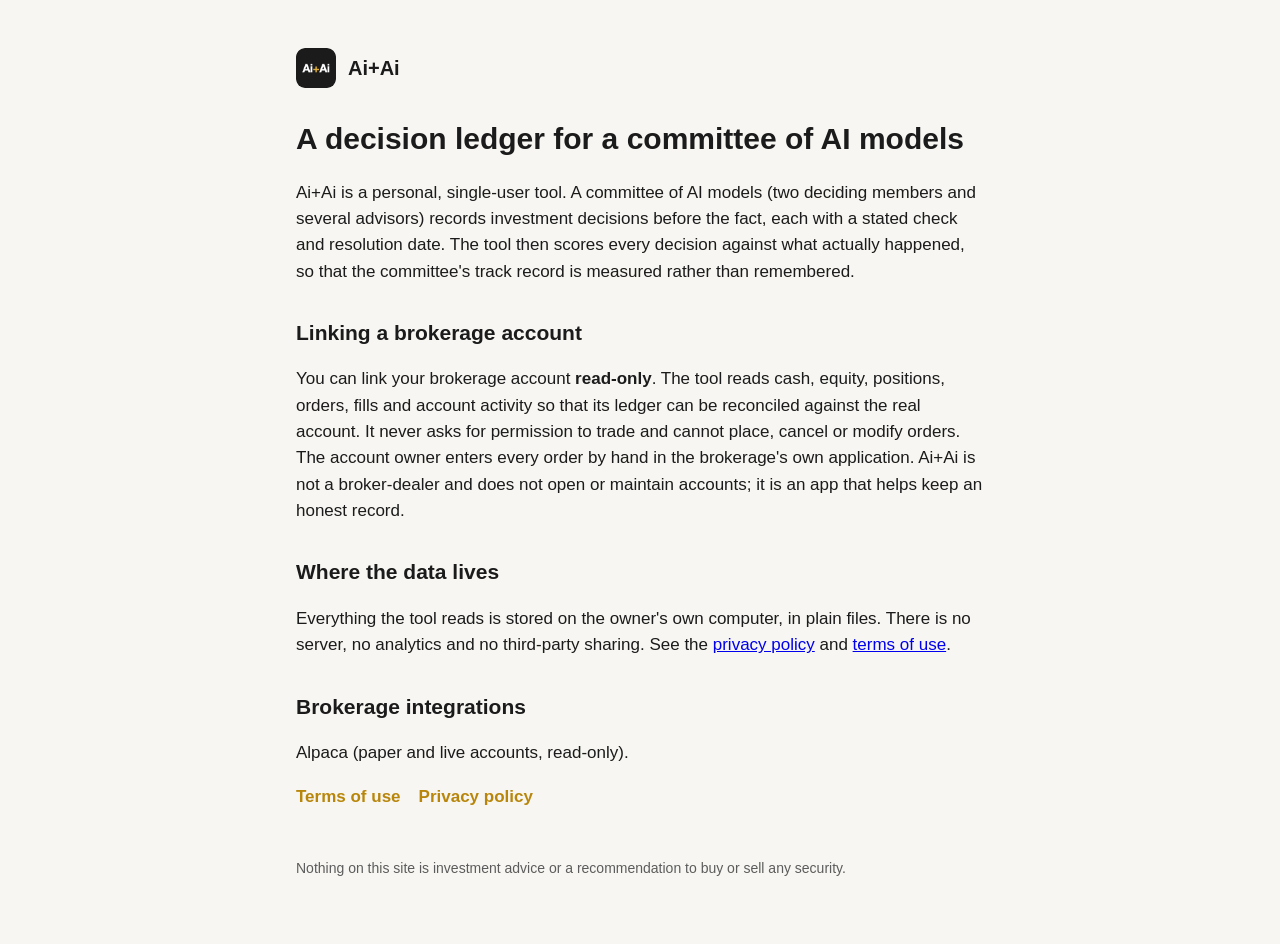
<file: index.html>
<!doctype html><html lang="en"><head><meta charset="utf-8"><meta name="viewport" content="width=device-width,initial-scale=1"><title>Ai+Ai</title><link rel="stylesheet" href="style.css"></head><body><main>
<div class="brand"><img src="logo.png" alt=""><span>Ai+Ai</span></div>
<h1>A decision ledger for a committee of AI models</h1>
<p>Ai+Ai is a personal, single-user tool. A committee of AI models (two deciding members and several advisors) records investment decisions before the fact, each with a stated check and resolution date. The tool then scores every decision against what actually happened, so that the committee's track record is measured rather than remembered.</p>
<h2>Linking a brokerage account</h2>
<p>You can link your brokerage account <strong>read-only</strong>. The tool reads cash, equity, positions, orders, fills and account activity so that its ledger can be reconciled against the real account. It never asks for permission to trade and cannot place, cancel or modify orders. The account owner enters every order by hand in the brokerage's own application. Ai+Ai is not a broker-dealer and does not open or maintain accounts; it is an app that helps keep an honest record.</p>
<h2>Where the data lives</h2>
<p>Everything the tool reads is stored on the owner's own computer, in plain files. There is no server, no analytics and no third-party sharing. See the <a href="privacy.html">privacy policy</a> and <a href="terms.html">terms of use</a>.</p>
<h2>Brokerage integrations</h2>
<p>Alpaca (paper and live accounts, read-only).</p>
<nav><a href="terms.html">Terms of use</a><a href="privacy.html">Privacy policy</a></nav>
<footer>Nothing on this site is investment advice or a recommendation to buy or sell any security.</footer>
</main></body></html>
</file>
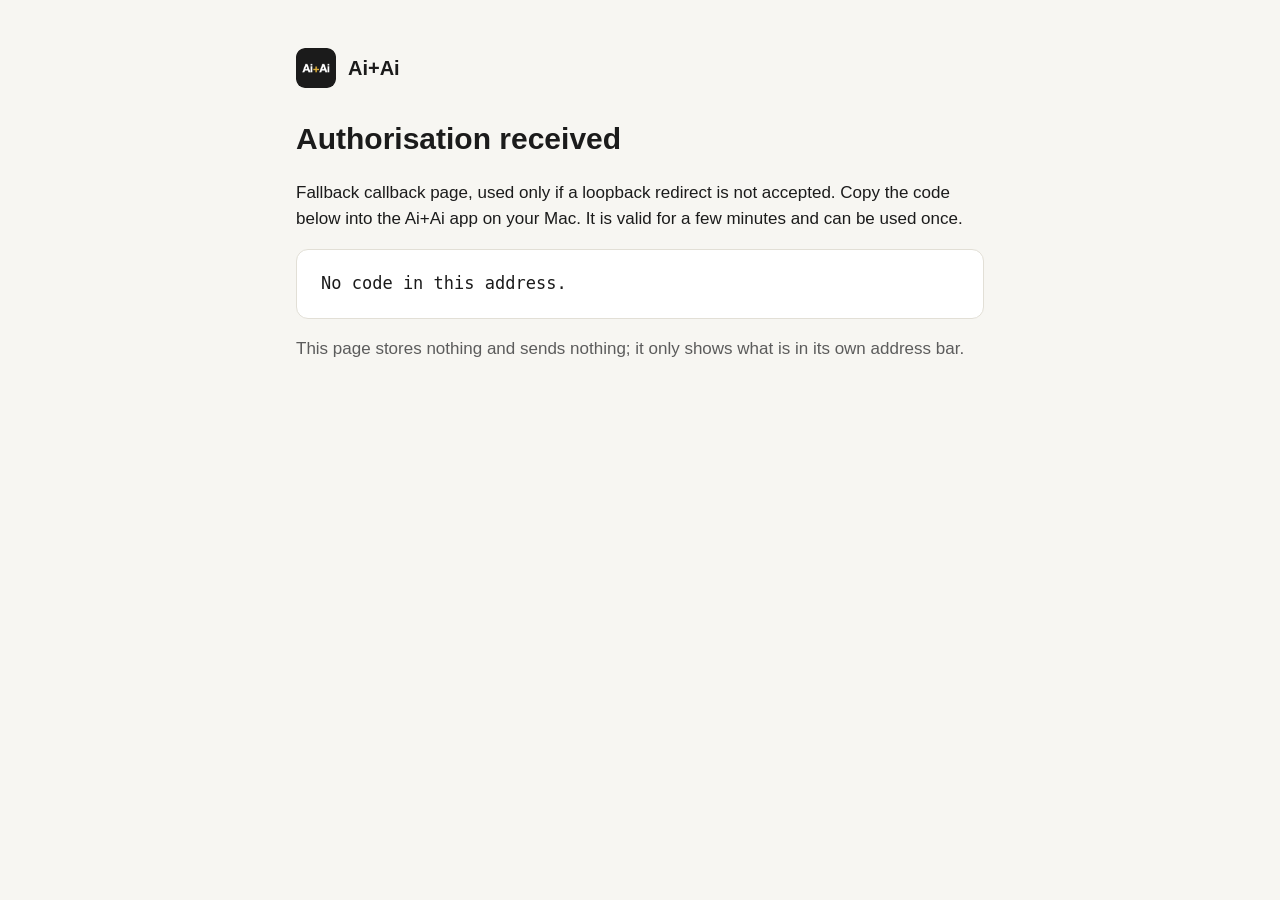
<file: callback.html>
<!doctype html><html lang="en"><head><meta charset="utf-8"><meta name="viewport" content="width=device-width,initial-scale=1"><title>Ai+Ai — Link callback</title><link rel="stylesheet" href="style.css"></head><body><main>
<div class="brand"><img src="logo.png" alt=""><span>Ai+Ai</span></div>
<h1>Authorisation received</h1>
<p>Fallback callback page, used only if a loopback redirect is not accepted. Copy the code below into the Ai+Ai app on your Mac. It is valid for a few minutes and can be used once.</p>
<div class="card"><code id="code">No code in this address.</code></div>
<p class="muted">This page stores nothing and sends nothing; it only shows what is in its own address bar.</p>
<script>const p=new URLSearchParams(location.search);if(p.get('code'))document.getElementById('code').textContent=p.get('code');</script>
</main></body></html>
</file>
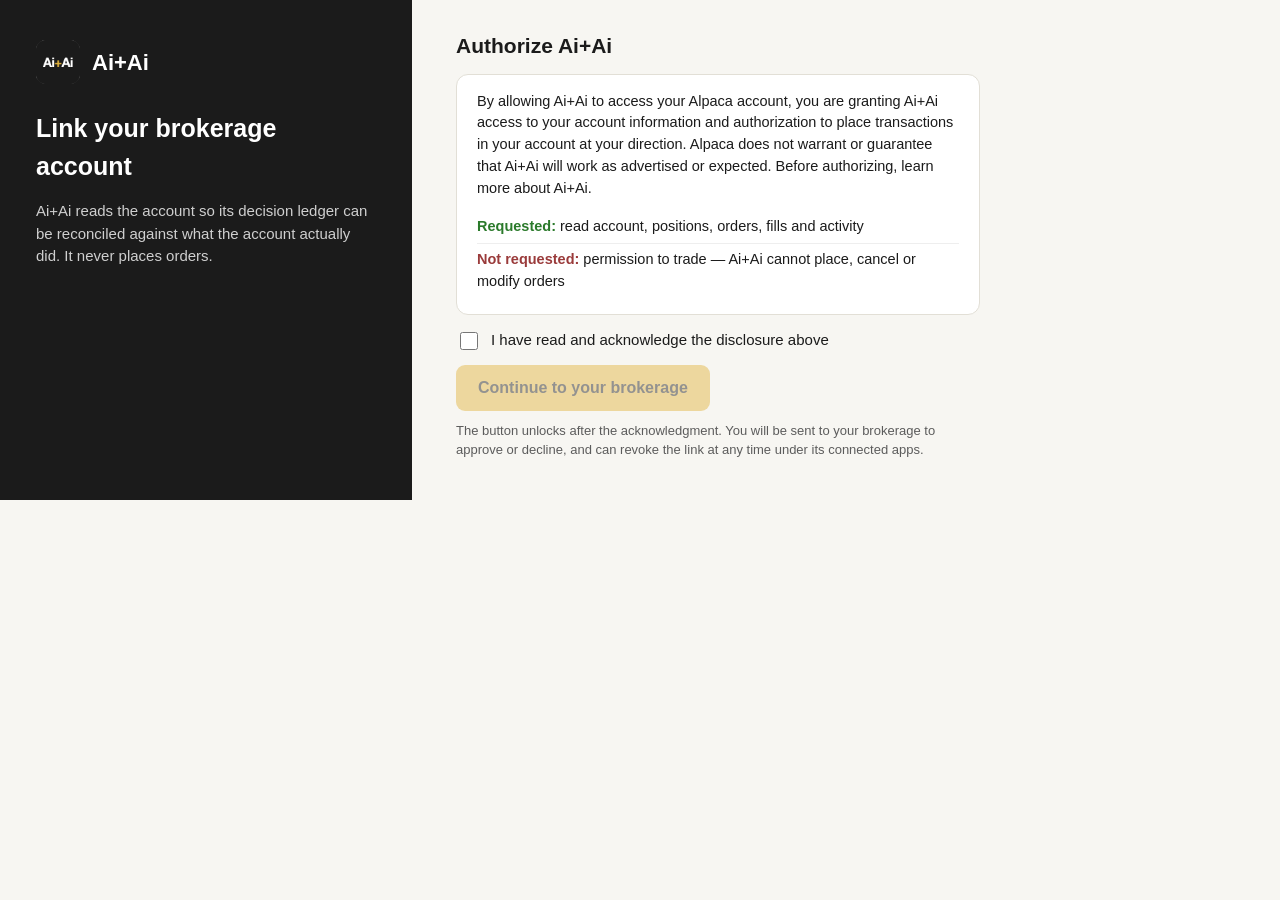
<file: connect.html>
<!doctype html><html lang="en"><head><meta charset="utf-8"><title>Ai+Ai — Link your brokerage account</title><style>
html,body{margin:0;width:1024px;height:500px;background:#f7f6f2;font:16px/1.5 -apple-system,"Helvetica Neue",Helvetica,Arial,sans-serif;color:#1b1b1b}
.wrap{display:flex;height:500px}.left{width:340px;padding:40px 36px;background:#1b1b1b;color:#fff}
.left .mark{display:flex;align-items:center;gap:12px;font-weight:700;font-size:22px}.left img{width:44px;height:44px;border-radius:10px}
.left h1{font-size:25px;margin:26px 0 10px}.left p{color:#cfcfcf;font-size:15px}
.right{flex:1;padding:30px 44px}.right h2{margin:0 0 12px;font-size:21px}
.box{background:#fff;border:1px solid #e2dfd6;border-radius:12px;padding:16px 20px;font-size:14.5px}
.scope{margin:12px 0 0;padding:0;list-style:none}.scope li{padding:5px 0;border-top:1px solid #eee}.scope li:first-child{border-top:0}
.ok{color:#2b7a2b;font-weight:600}.no{color:#9a3b3b;font-weight:600}
.ack{display:flex;align-items:center;gap:10px;margin-top:14px;font-size:15px}.ack input{width:18px;height:18px}
.btn{display:inline-block;margin-top:12px;background:#e2b23a;color:#1b1b1b;font-weight:700;padding:11px 22px;border-radius:9px;opacity:.45}
.small{font-size:13px;color:#5c5c5c;margin-top:10px}
</style></head><body><div class="wrap">
<div class="left"><div class="mark"><img src="logo.png" alt="">Ai+Ai</div><h1>Link your brokerage account</h1><p>Ai+Ai reads the account so its decision ledger can be reconciled against what the account actually did. It never places orders.</p></div>
<div class="right"><h2>Authorize Ai+Ai</h2>
<div class="box">By allowing Ai+Ai to access your Alpaca account, you are granting Ai+Ai access to your account information and authorization to place transactions in your account at your direction. Alpaca does not warrant or guarantee that Ai+Ai will work as advertised or expected. Before authorizing, learn more about Ai+Ai.
<ul class="scope"><li><span class="ok">Requested:</span> read account, positions, orders, fills and activity</li><li><span class="no">Not requested:</span> permission to trade — Ai+Ai cannot place, cancel or modify orders</li></ul></div>
<label class="ack"><input type="checkbox"> I have read and acknowledge the disclosure above</label>
<span class="btn">Continue to your brokerage</span>
<div class="small">The button unlocks after the acknowledgment. You will be sent to your brokerage to approve or decline, and can revoke the link at any time under its connected apps.</div></div>
</div></body></html>
</file>
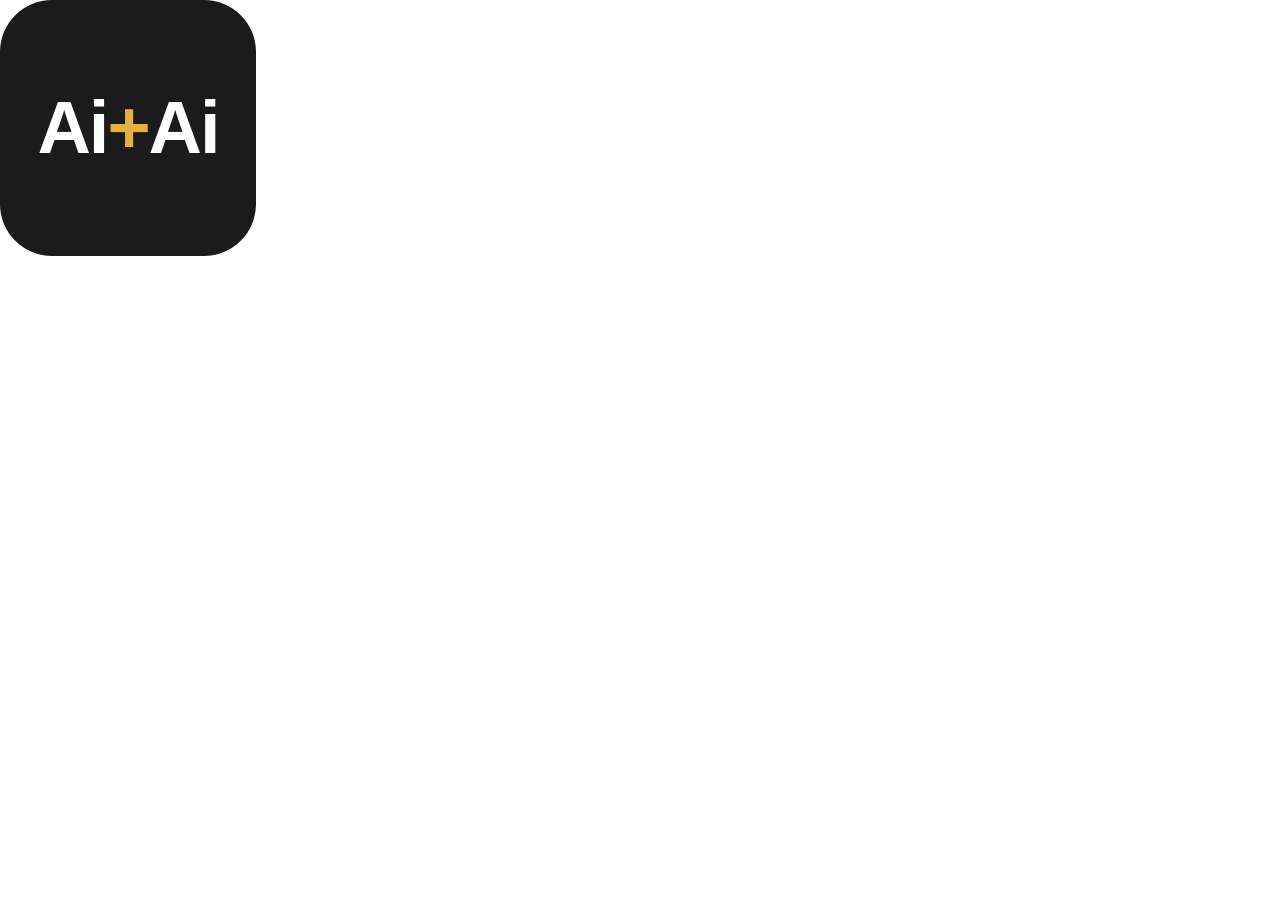
<file: logo.html>
<!doctype html><html><head><meta charset="utf-8"><style>html,body{margin:0;width:256px;height:256px;background:#fff}
.b{width:256px;height:256px;border-radius:52px;background:#1b1b1b;display:flex;align-items:center;justify-content:center;font:700 74px/1 -apple-system,"Helvetica Neue",Helvetica,Arial,sans-serif;color:#fff;letter-spacing:-2px}
.b span{color:#e2b23a}</style></head><body><div class="b">Ai<span>+</span>Ai</div></body></html>
</file>
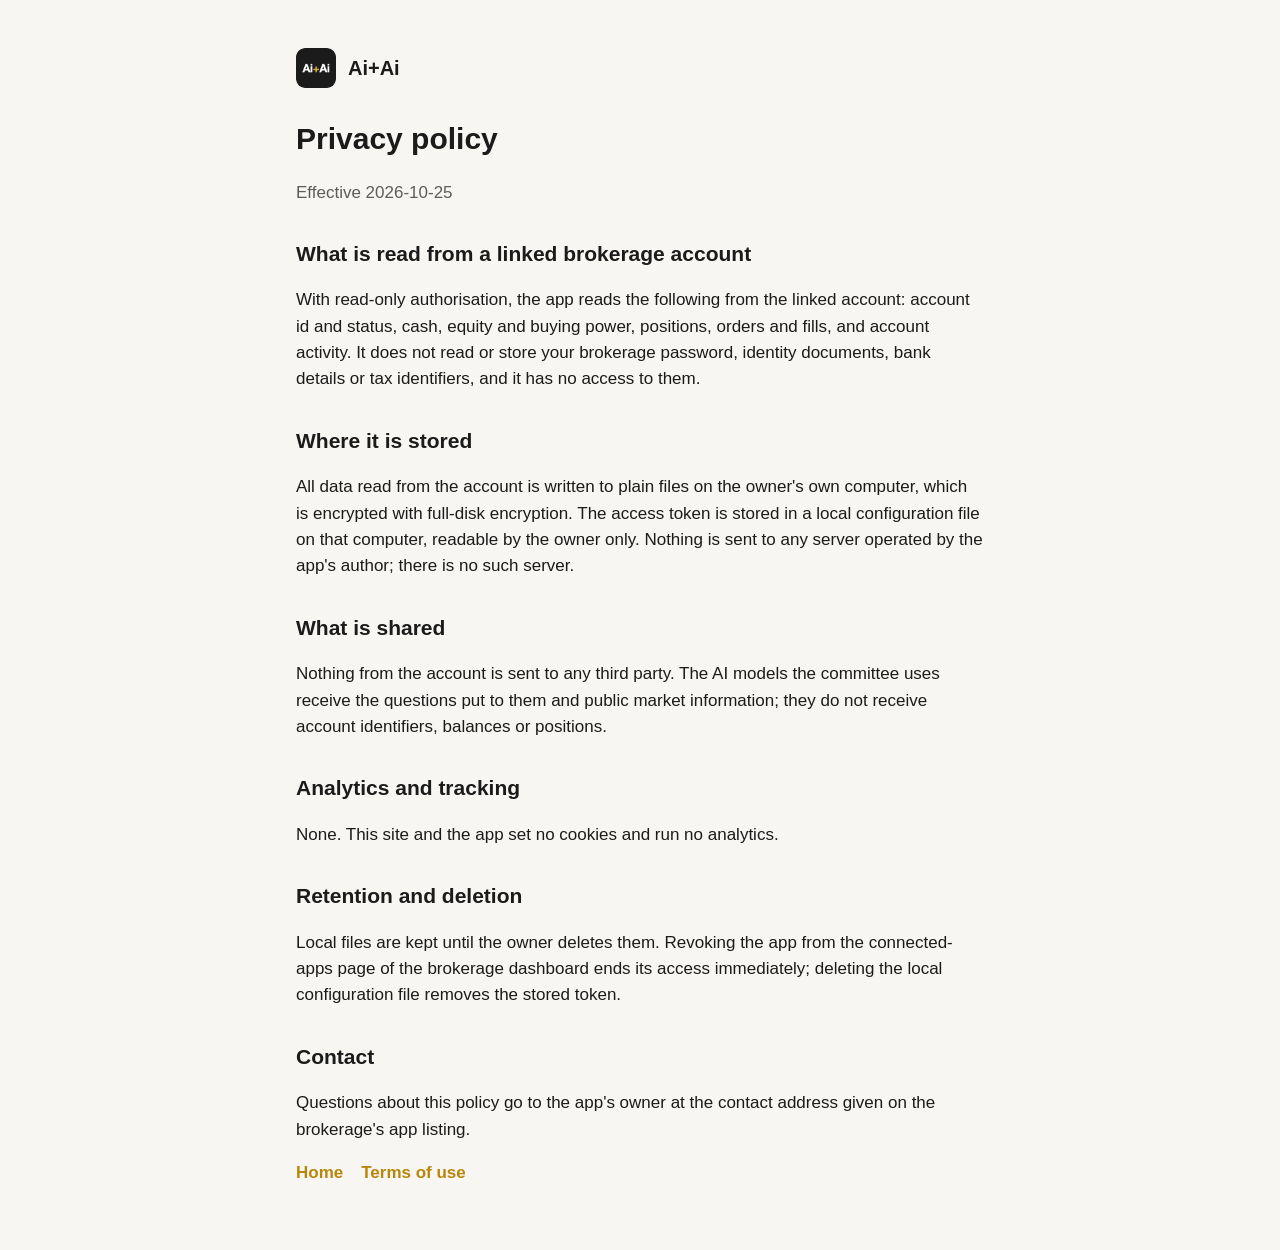
<file: privacy.html>
<!doctype html><html lang="en"><head><meta charset="utf-8"><meta name="viewport" content="width=device-width,initial-scale=1"><title>Ai+Ai — Privacy policy</title><link rel="stylesheet" href="style.css"></head><body><main>
<div class="brand"><img src="logo.png" alt=""><span>Ai+Ai</span></div>
<h1>Privacy policy</h1><p class="muted">Effective 2026-10-25</p>
<h2>What is read from a linked brokerage account</h2>
<p>With read-only authorisation, the app reads the following from the linked account: account id and status, cash, equity and buying power, positions, orders and fills, and account activity. It does not read or store your brokerage password, identity documents, bank details or tax identifiers, and it has no access to them.</p>
<h2>Where it is stored</h2>
<p>All data read from the account is written to plain files on the owner's own computer, which is encrypted with full-disk encryption. The access token is stored in a local configuration file on that computer, readable by the owner only. Nothing is sent to any server operated by the app's author; there is no such server.</p>
<h2>What is shared</h2>
<p>Nothing from the account is sent to any third party. The AI models the committee uses receive the questions put to them and public market information; they do not receive account identifiers, balances or positions.</p>
<h2>Analytics and tracking</h2>
<p>None. This site and the app set no cookies and run no analytics.</p>
<h2>Retention and deletion</h2>
<p>Local files are kept until the owner deletes them. Revoking the app from the connected-apps page of the brokerage dashboard ends its access immediately; deleting the local configuration file removes the stored token.</p>
<h2>Contact</h2>
<p>Questions about this policy go to the app's owner at the contact address given on the brokerage's app listing.</p>
<nav><a href="index.html">Home</a><a href="terms.html">Terms of use</a></nav>
</main></body></html>
</file>
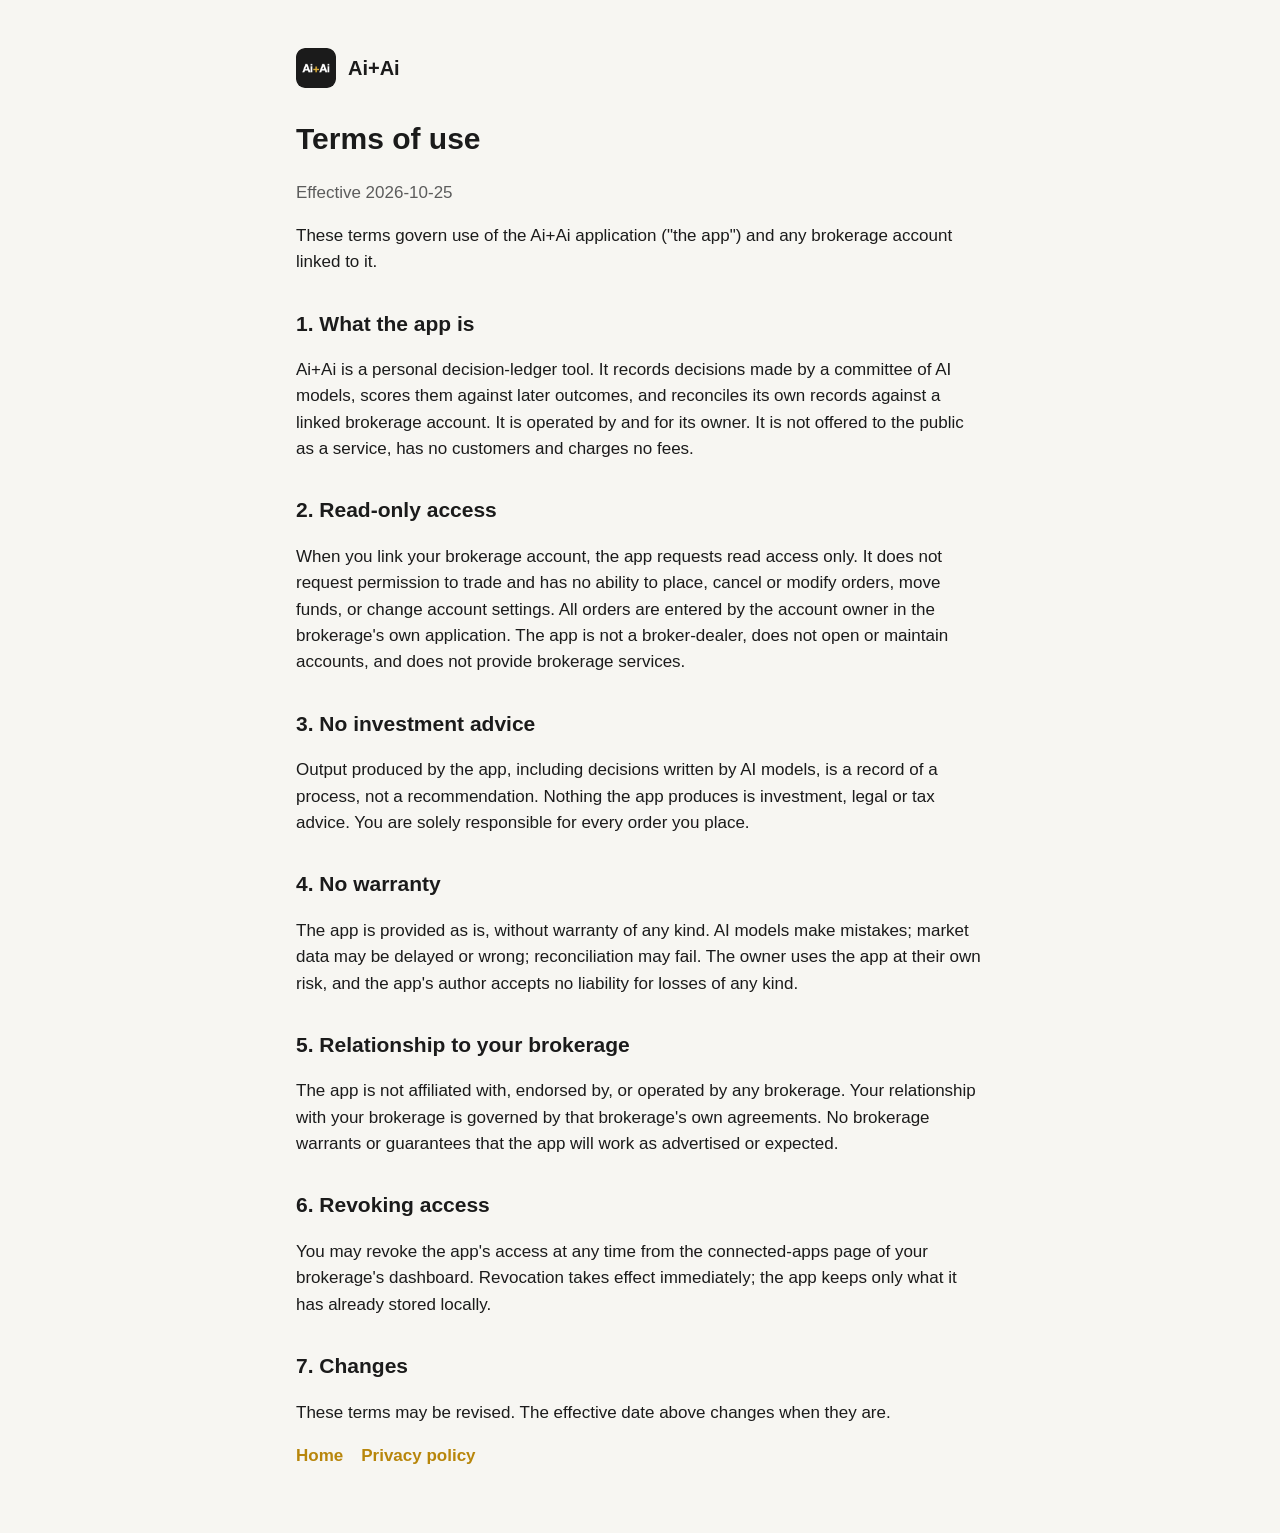
<file: terms.html>
<!doctype html><html lang="en"><head><meta charset="utf-8"><meta name="viewport" content="width=device-width,initial-scale=1"><title>Ai+Ai — Terms of use</title><link rel="stylesheet" href="style.css"></head><body><main>
<div class="brand"><img src="logo.png" alt=""><span>Ai+Ai</span></div>
<h1>Terms of use</h1><p class="muted">Effective 2026-10-25</p>
<p>These terms govern use of the Ai+Ai application ("the app") and any brokerage account linked to it.</p>
<h2>1. What the app is</h2>
<p>Ai+Ai is a personal decision-ledger tool. It records decisions made by a committee of AI models, scores them against later outcomes, and reconciles its own records against a linked brokerage account. It is operated by and for its owner. It is not offered to the public as a service, has no customers and charges no fees.</p>
<h2>2. Read-only access</h2>
<p>When you link your brokerage account, the app requests read access only. It does not request permission to trade and has no ability to place, cancel or modify orders, move funds, or change account settings. All orders are entered by the account owner in the brokerage's own application. The app is not a broker-dealer, does not open or maintain accounts, and does not provide brokerage services.</p>
<h2>3. No investment advice</h2>
<p>Output produced by the app, including decisions written by AI models, is a record of a process, not a recommendation. Nothing the app produces is investment, legal or tax advice. You are solely responsible for every order you place.</p>
<h2>4. No warranty</h2>
<p>The app is provided as is, without warranty of any kind. AI models make mistakes; market data may be delayed or wrong; reconciliation may fail. The owner uses the app at their own risk, and the app's author accepts no liability for losses of any kind.</p>
<h2>5. Relationship to your brokerage</h2>
<p>The app is not affiliated with, endorsed by, or operated by any brokerage. Your relationship with your brokerage is governed by that brokerage's own agreements. No brokerage warrants or guarantees that the app will work as advertised or expected.</p>
<h2>6. Revoking access</h2>
<p>You may revoke the app's access at any time from the connected-apps page of your brokerage's dashboard. Revocation takes effect immediately; the app keeps only what it has already stored locally.</p>
<h2>7. Changes</h2>
<p>These terms may be revised. The effective date above changes when they are.</p>
<nav><a href="index.html">Home</a><a href="privacy.html">Privacy policy</a></nav>
</main></body></html>
</file>
<file: style.css>
:root{--bg:#f7f6f2;--ink:#1b1b1b;--muted:#5c5c5c;--accent:#b8860b;--card:#fff;--rule:#e2dfd6}
*{box-sizing:border-box}body{margin:0;background:var(--bg);color:var(--ink);font:17px/1.55 -apple-system,"Helvetica Neue",Helvetica,Arial,sans-serif}
main{max-width:720px;margin:0 auto;padding:48px 16px 64px}
h1{font-size:30px;margin:0 0 6px}h2{font-size:21px;margin:32px 0 8px}
.brand{display:flex;align-items:center;gap:12px;margin-bottom:28px}.brand img{width:40px;height:40px;border-radius:9px}
.brand span{font-weight:700;font-size:20px}p,li{color:var(--ink)}.muted{color:var(--muted)}
nav a{margin-right:18px;color:var(--accent);text-decoration:none;font-weight:600}
.card{background:var(--card);border:1px solid var(--rule);border-radius:12px;padding:20px 24px}
footer{margin-top:48px;color:var(--muted);font-size:14px}
</file>
